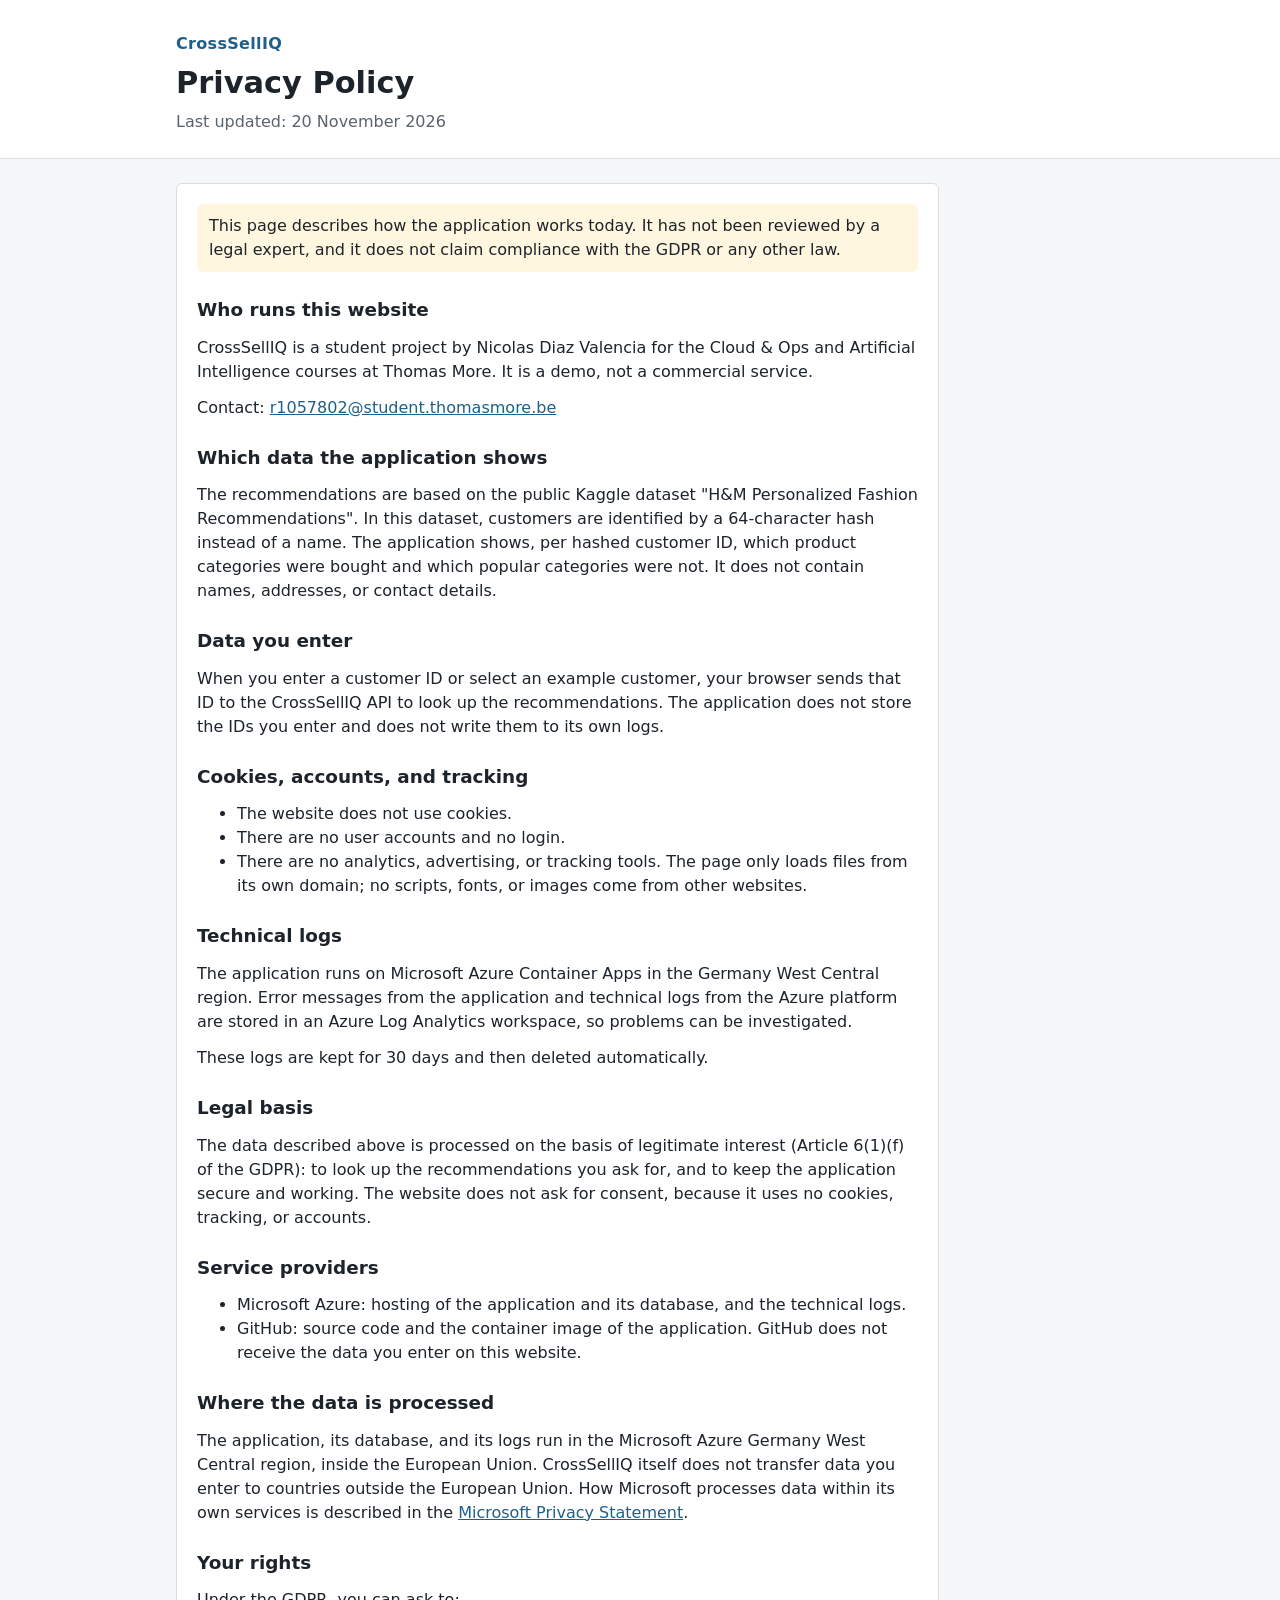
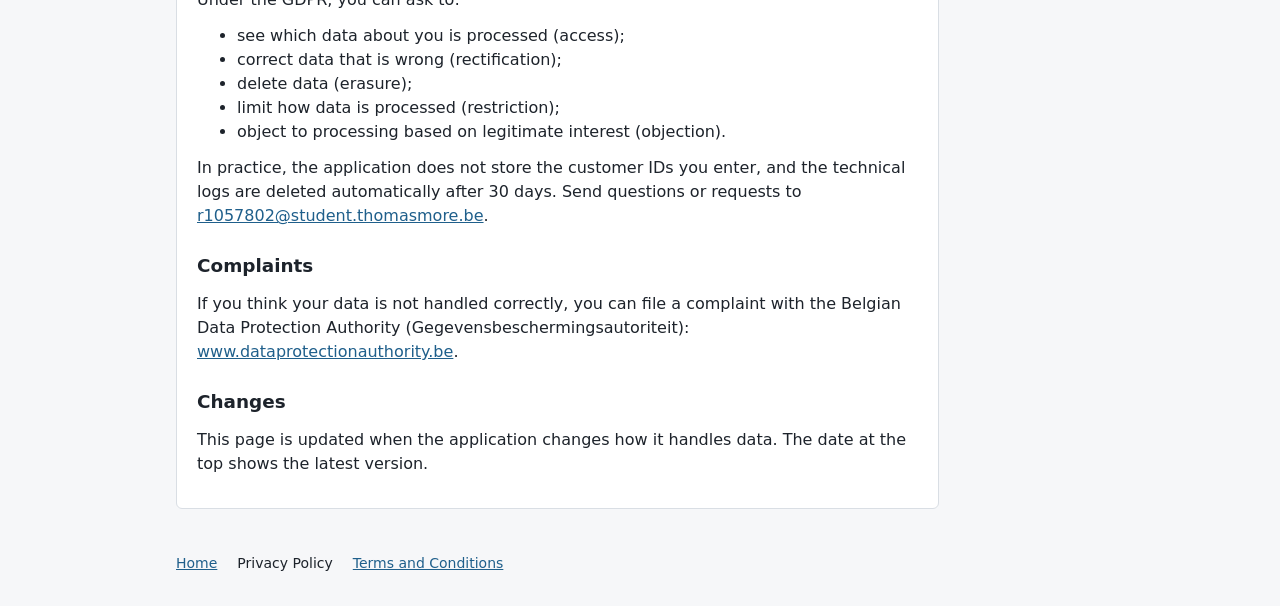
<file: src/CrossSellIQ.Api/wwwroot/privacy.html>
<!doctype html>
<html lang="en">
<head>
    <meta charset="utf-8">
    <meta name="viewport" content="width=device-width, initial-scale=1">
    <title>Privacy Policy | CrossSellIQ</title>
    <meta name="description" content="How the CrossSellIQ demo handles data.">
    <link rel="icon" href="favicon.svg" type="image/svg+xml">
    <link rel="stylesheet" href="styles.css">
</head>
<body>
    <header class="site-header">
        <div class="container">
            <p class="brand"><a href="/">CrossSellIQ</a></p>
            <h1>Privacy Policy</h1>
            <p class="lead">Last updated: 20 November 2026</p>
        </div>
    </header>

    <main class="container">
        <article class="panel legal">
            <p class="notice">
                This page describes how the application works today. It has not been reviewed by a legal expert,
                and it does not claim compliance with the GDPR or any other law.
            </p>

            <h2>Who runs this website</h2>
            <p>
                CrossSellIQ is a student project by Nicolas Diaz Valencia for the Cloud &amp; Ops and Artificial
                Intelligence courses at Thomas More. It is a demo, not a commercial service.
            </p>
            <p>Contact: <a href="mailto:r1057802@student.thomasmore.be">r1057802@student.thomasmore.be</a></p>

            <h2>Which data the application shows</h2>
            <p>
                The recommendations are based on the public Kaggle dataset "H&amp;M Personalized Fashion
                Recommendations". In this dataset, customers are identified by a 64-character hash instead of a
                name. The application shows, per hashed customer ID, which product categories were bought and
                which popular categories were not. It does not contain names, addresses, or contact details.
            </p>

            <h2>Data you enter</h2>
            <p>
                When you enter a customer ID or select an example customer, your browser sends that ID to the
                CrossSellIQ API to look up the recommendations. The application does not store the IDs you enter
                and does not write them to its own logs.
            </p>

            <h2>Cookies, accounts, and tracking</h2>
            <ul>
                <li>The website does not use cookies.</li>
                <li>There are no user accounts and no login.</li>
                <li>
                    There are no analytics, advertising, or tracking tools. The page only loads files from its own
                    domain; no scripts, fonts, or images come from other websites.
                </li>
            </ul>

            <h2>Technical logs</h2>
            <p>
                The application runs on Microsoft Azure Container Apps in the Germany West Central region. Error
                messages from the application and technical logs from the Azure platform are stored in an Azure Log
                Analytics workspace, so problems can be investigated.
            </p>
            <p>These logs are kept for 30 days and then deleted automatically.</p>

            <h2>Legal basis</h2>
            <p>
                The data described above is processed on the basis of legitimate interest (Article 6(1)(f) of the
                GDPR): to look up the recommendations you ask for, and to keep the application secure and working.
                The website does not ask for consent, because it uses no cookies, tracking, or accounts.
            </p>

            <h2>Service providers</h2>
            <ul>
                <li>Microsoft Azure: hosting of the application and its database, and the technical logs.</li>
                <li>GitHub: source code and the container image of the application. GitHub does not receive the data you enter on this website.</li>
            </ul>

            <h2>Where the data is processed</h2>
            <p>
                The application, its database, and its logs run in the Microsoft Azure Germany West Central region,
                inside the European Union. CrossSellIQ itself does not transfer data you enter to countries outside
                the European Union. How Microsoft processes data within its own services is described in the
                <a href="https://privacy.microsoft.com/privacystatement">Microsoft Privacy Statement</a>.
            </p>

            <h2>Your rights</h2>
            <p>Under the GDPR, you can ask to:</p>
            <ul>
                <li>see which data about you is processed (access);</li>
                <li>correct data that is wrong (rectification);</li>
                <li>delete data (erasure);</li>
                <li>limit how data is processed (restriction);</li>
                <li>object to processing based on legitimate interest (objection).</li>
            </ul>
            <p>
                In practice, the application does not store the customer IDs you enter, and the technical logs are
                deleted automatically after 30 days. Send questions or requests to
                <a href="mailto:r1057802@student.thomasmore.be">r1057802@student.thomasmore.be</a>.
            </p>

            <h2>Complaints</h2>
            <p>
                If you think your data is not handled correctly, you can file a complaint with the Belgian Data
                Protection Authority (Gegevensbeschermingsautoriteit):
                <a href="https://www.dataprotectionauthority.be">www.dataprotectionauthority.be</a>.
            </p>

            <h2>Changes</h2>
            <p>This page is updated when the application changes how it handles data. The date at the top shows the latest version.</p>
        </article>
    </main>

    <footer class="site-footer">
        <div class="container">
            <nav aria-label="Legal">
                <ul class="footer-links">
                    <li><a href="/">Home</a></li>
                    <li><a href="privacy.html" aria-current="page">Privacy Policy</a></li>
                    <li><a href="terms.html">Terms and Conditions</a></li>
                </ul>
            </nav>
        </div>
    </footer>
</body>
</html>
</file>
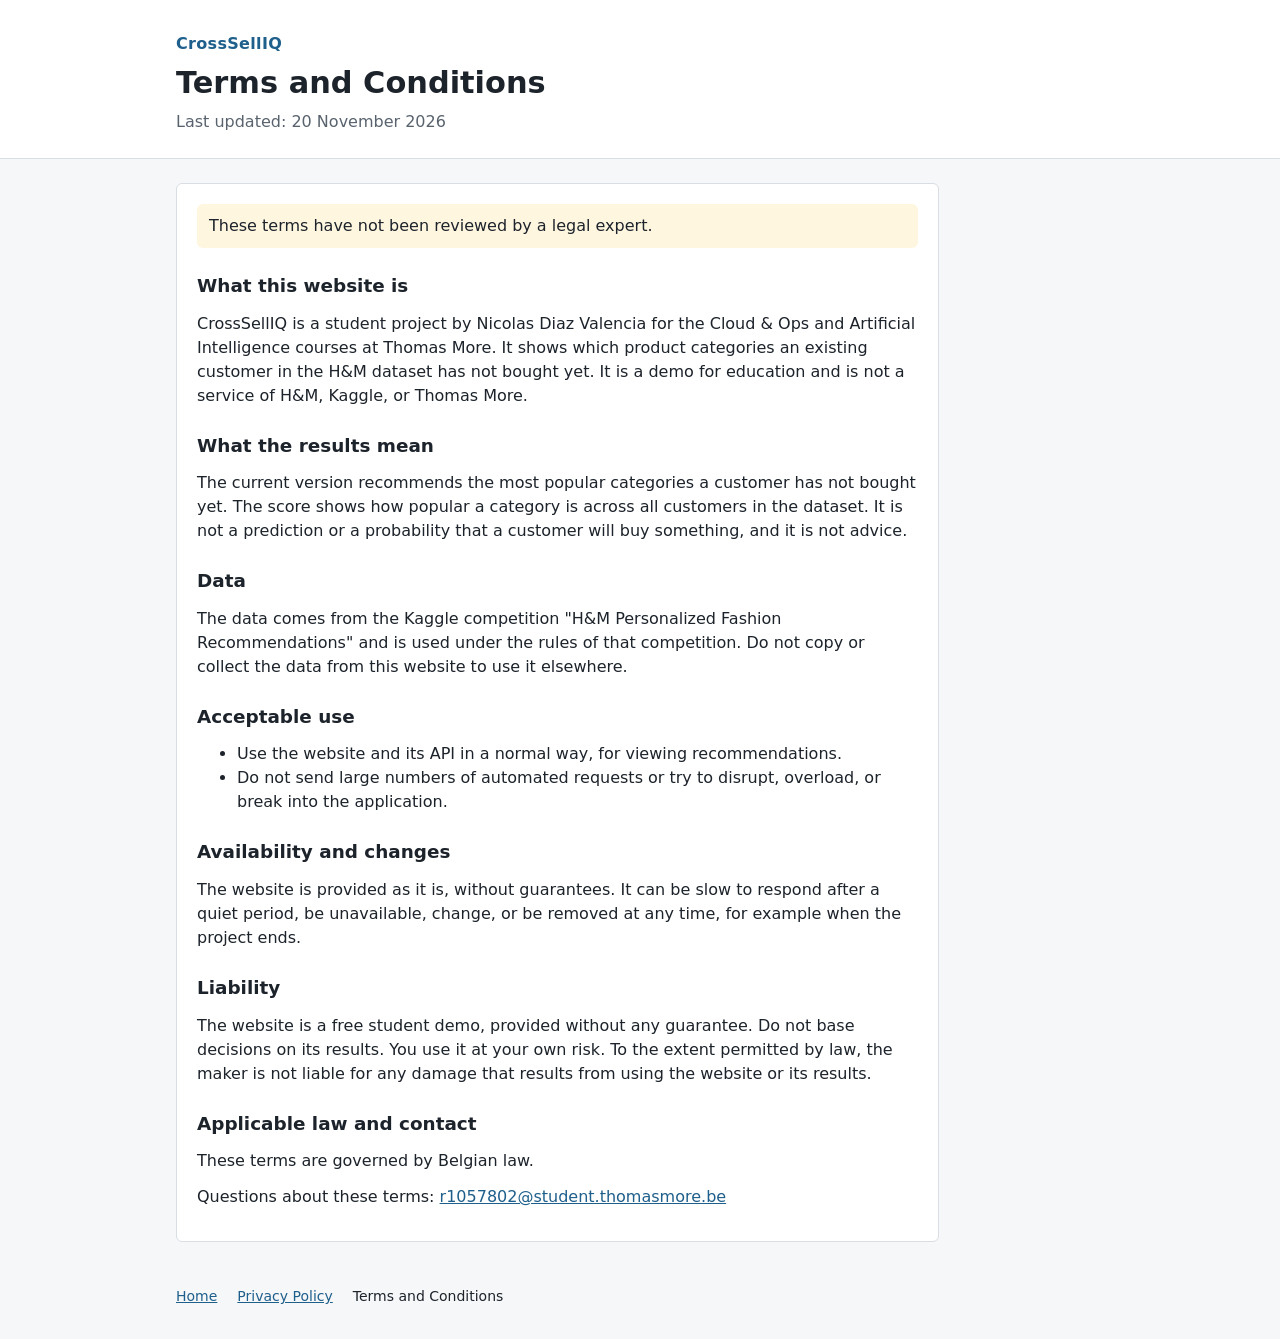
<file: src/CrossSellIQ.Api/wwwroot/terms.html>
<!doctype html>
<html lang="en">
<head>
    <meta charset="utf-8">
    <meta name="viewport" content="width=device-width, initial-scale=1">
    <title>Terms and Conditions | CrossSellIQ</title>
    <meta name="description" content="Terms for using the CrossSellIQ demo.">
    <link rel="icon" href="favicon.svg" type="image/svg+xml">
    <link rel="stylesheet" href="styles.css">
</head>
<body>
    <header class="site-header">
        <div class="container">
            <p class="brand"><a href="/">CrossSellIQ</a></p>
            <h1>Terms and Conditions</h1>
            <p class="lead">Last updated: 20 November 2026</p>
        </div>
    </header>

    <main class="container">
        <article class="panel legal">
            <p class="notice">
                These terms have not been reviewed by a legal expert.
            </p>

            <h2>What this website is</h2>
            <p>
                CrossSellIQ is a student project by Nicolas Diaz Valencia for the Cloud &amp; Ops and Artificial
                Intelligence courses at Thomas More. It shows which product categories an existing customer in the
                H&amp;M dataset has not bought yet. It is a demo for education and is not a service of H&amp;M,
                Kaggle, or Thomas More.
            </p>

            <h2>What the results mean</h2>
            <p>
                The current version recommends the most popular categories a customer has not bought yet. The score
                shows how popular a category is across all customers in the dataset. It is not a prediction or a
                probability that a customer will buy something, and it is not advice.
            </p>

            <h2>Data</h2>
            <p>
                The data comes from the Kaggle competition "H&amp;M Personalized Fashion Recommendations" and is used
                under the rules of that competition. Do not copy or collect the data from this website to use it
                elsewhere.
            </p>

            <h2>Acceptable use</h2>
            <ul>
                <li>Use the website and its API in a normal way, for viewing recommendations.</li>
                <li>Do not send large numbers of automated requests or try to disrupt, overload, or break into the application.</li>
            </ul>

            <h2>Availability and changes</h2>
            <p>
                The website is provided as it is, without guarantees. It can be slow to respond after a quiet period,
                be unavailable, change, or be removed at any time, for example when the project ends.
            </p>

            <h2>Liability</h2>
            <p>
                The website is a free student demo, provided without any guarantee. Do not base decisions on its
                results. You use it at your own risk. To the extent permitted by law, the maker is not liable for
                any damage that results from using the website or its results.
            </p>

            <h2>Applicable law and contact</h2>
            <p>These terms are governed by Belgian law.</p>
            <p>Questions about these terms: <a href="mailto:r1057802@student.thomasmore.be">r1057802@student.thomasmore.be</a></p>
        </article>
    </main>

    <footer class="site-footer">
        <div class="container">
            <nav aria-label="Legal">
                <ul class="footer-links">
                    <li><a href="/">Home</a></li>
                    <li><a href="privacy.html">Privacy Policy</a></li>
                    <li><a href="terms.html" aria-current="page">Terms and Conditions</a></li>
                </ul>
            </nav>
        </div>
    </footer>
</body>
</html>
</file>
<file: src/CrossSellIQ.Api/wwwroot/styles.css>
:root {
    --bg: #f6f7f9;
    --surface: #ffffff;
    --text: #1d232b;
    --muted: #59636e;
    --border: #d9dee4;
    --accent: #1f5f8b;
    --accent-hover: #174a6d;
    --accent-soft: #e6eff6;
    --focus: #f0a500;
    --error: #b42318;
    --error-soft: #fdecea;
    --notice-soft: #fff6e0;
    --bar: #8fb4cf;
    --radius: 6px;
    --font: system-ui, -apple-system, "Segoe UI", Roboto, sans-serif;
    --mono: ui-monospace, "Cascadia Mono", Consolas, monospace;
}

@media (prefers-color-scheme: dark) {
    :root {
        --bg: #12161b;
        --surface: #1a2027;
        --text: #e6e9ec;
        --muted: #a3acb6;
        --border: #313a44;
        --accent: #6aa8d6;
        --accent-hover: #8bbde2;
        --accent-soft: #1f2f3d;
        --error: #f1897f;
        --error-soft: #3a1f1d;
        --notice-soft: #3a3120;
        --bar: #3f6a8a;
    }
}

* {
    box-sizing: border-box;
}

body {
    margin: 0;
    background: var(--bg);
    color: var(--text);
    font-family: var(--font);
    font-size: 1rem;
    line-height: 1.5;
}

.container {
    width: 100%;
    max-width: 960px;
    margin: 0 auto;
    padding: 0 16px;
}

.site-header {
    background: var(--surface);
    border-bottom: 1px solid var(--border);
    padding: 32px 0 24px;
    margin-bottom: 24px;
}

.brand {
    margin: 0 0 8px;
    font-weight: 700;
    color: var(--accent);
    letter-spacing: 0.02em;
}

h1 {
    margin: 0 0 8px;
    font-size: clamp(1.4rem, 3vw, 1.9rem);
    line-height: 1.25;
}

h2 {
    margin: 0 0 12px;
    font-size: 1.15rem;
}

/* The results heading only receives focus from script; a visible outline there would be distracting. */
#results-title:focus {
    outline: none;
}

.lead {
    margin: 0;
    max-width: 65ch;
    color: var(--muted);
}

.panel {
    background: var(--surface);
    border: 1px solid var(--border);
    border-radius: var(--radius);
    padding: 20px;
    margin-bottom: 20px;
}

.field {
    display: flex;
    flex-direction: column;
    gap: 4px;
    margin-bottom: 12px;
}

label {
    font-weight: 600;
}

input,
select {
    font: inherit;
    color: var(--text);
    background: var(--surface);
    border: 1px solid var(--border);
    border-radius: var(--radius);
    padding: 8px 10px;
}

#customer-id {
    font-family: var(--mono);
    font-size: 0.9rem;
    width: 100%;
}

input[aria-invalid="true"] {
    border-color: var(--error);
}

.form-row {
    display: flex;
    flex-wrap: wrap;
    align-items: flex-end;
    gap: 12px;
}

.form-row .field {
    margin-bottom: 0;
}

.button {
    font: inherit;
    font-weight: 600;
    color: #ffffff;
    background: var(--accent);
    border: 1px solid var(--accent);
    border-radius: var(--radius);
    padding: 8px 16px;
    cursor: pointer;
}

.button:hover {
    background: var(--accent-hover);
}

.button:disabled {
    opacity: 0.6;
    cursor: wait;
}

@media (prefers-color-scheme: dark) {
    .button {
        color: #0e1418;
    }
}

:focus-visible {
    outline: 3px solid var(--focus);
    outline-offset: 2px;
}

.hint {
    margin: 0;
    color: var(--muted);
    font-size: 0.875rem;
}

.field-error {
    margin: 0;
    color: var(--error);
    font-size: 0.875rem;
}

.status {
    margin: 8px 0 0;
    color: var(--muted);
}

.alert {
    margin-top: 8px;
    padding: 12px;
    border-radius: var(--radius);
    background: var(--error-soft);
    color: var(--error);
}

.alert strong {
    display: block;
}

.notice {
    padding: 10px 12px;
    border-radius: var(--radius);
    background: var(--notice-soft);
}

.examples {
    list-style: none;
    margin: 12px 0 0;
    padding: 0;
    display: grid;
    grid-template-columns: repeat(auto-fill, minmax(220px, 1fr));
    gap: 8px;
}

.example-button {
    width: 100%;
    text-align: left;
    font: inherit;
    color: var(--text);
    background: var(--accent-soft);
    border: 1px solid var(--border);
    border-radius: var(--radius);
    padding: 8px 10px;
    cursor: pointer;
}

.example-button:hover {
    border-color: var(--accent);
}

.example-button .mono {
    display: block;
    font-size: 0.85rem;
}

.example-button .count {
    font-size: 0.85rem;
    color: var(--muted);
}

.mono {
    font-family: var(--mono);
    overflow-wrap: anywhere;
}

.summary {
    display: grid;
    gap: 12px;
    margin: 0 0 12px;
}

.summary dt {
    font-weight: 600;
}

.summary dd {
    margin: 0;
}

.tags {
    list-style: none;
    margin: 0;
    padding: 0;
    display: flex;
    flex-wrap: wrap;
    gap: 6px;
}

.tags li {
    border: 1px solid var(--border);
    border-radius: 4px;
    padding: 2px 8px;
    font-size: 0.875rem;
}

.table-wrapper {
    overflow-x: auto;
    margin-bottom: 12px;
}

table {
    width: 100%;
    border-collapse: collapse;
}

th,
td {
    text-align: left;
    padding: 8px;
    border-bottom: 1px solid var(--border);
    vertical-align: top;
}

th {
    font-size: 0.875rem;
    color: var(--muted);
}

.score {
    display: flex;
    align-items: center;
    gap: 8px;
    min-width: 140px;
}

.score-bar {
    flex: 1;
    height: 8px;
    background: var(--accent-soft);
    border-radius: 4px;
    overflow: hidden;
}

.score-fill {
    height: 100%;
    background: var(--bar);
}

.products {
    margin-top: 4px;
    font-size: 0.875rem;
}

.products summary {
    cursor: pointer;
    color: var(--accent);
    width: fit-content;
}

.products summary:hover {
    color: var(--accent-hover);
}

.products summary:focus-visible {
    outline: 3px solid var(--focus);
    outline-offset: 2px;
    border-radius: 2px;
}

.products ol {
    margin: 6px 0 0;
    padding-left: 20px;
}

.products li {
    margin-bottom: 4px;
}

.product-meta,
.products-empty {
    display: block;
    color: var(--muted);
    font-size: 0.875rem;
}

.products-empty {
    margin: 4px 0 0;
}

.visually-hidden {
    position: absolute;
    width: 1px;
    height: 1px;
    overflow: hidden;
    clip: rect(0 0 0 0);
    white-space: nowrap;
}

.site-footer {
    padding: 16px 0 32px;
    color: var(--muted);
    font-size: 0.875rem;
}

a {
    color: var(--accent);
}

a:hover {
    color: var(--accent-hover);
}

.brand a {
    color: inherit;
    text-decoration: none;
}

.footer-links {
    display: flex;
    flex-wrap: wrap;
    gap: 8px 20px;
    margin: 8px 0 0;
    padding: 0;
    list-style: none;
}

.footer-links a[aria-current="page"] {
    color: var(--text);
    text-decoration: none;
}

.legal {
    max-width: 75ch;
}

.legal h2 {
    margin-top: 24px;
}

.legal p,
.legal ul {
    margin: 0 0 12px;
}

@media (prefers-reduced-motion: reduce) {
    * {
        transition: none !important;
        animation: none !important;
    }
}
</file>
